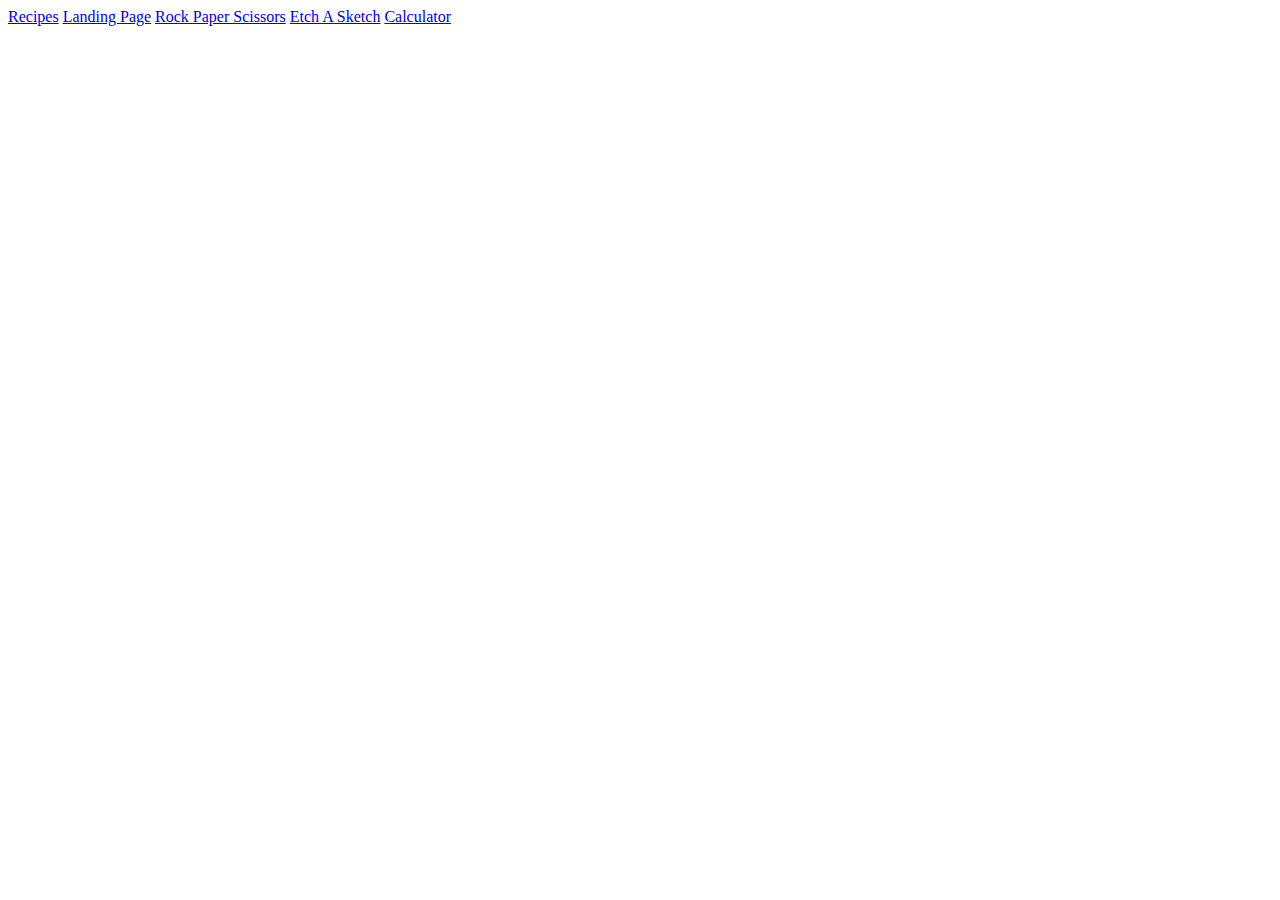
<file: index.html>
<!doctype html>
<html lang="en">
  <head>
    <meta charset="UTF-8" />
    <meta name="viewport" content="width=device-width, initial-scale=1.0" />
    <title>Odin Projects</title>
  </head>
  <body>
    <a href="recipes/recipes.html" target="_blank" rel="noopener noreferrer"
      >Recipes</a
    >
    <a
      href="landing-page/landing-page.html"
      target="_blank"
      rel="noopener noreferrer"
      >Landing Page</a
    >
    <a
      href="rock-paper-scissors/rock-paper-scissors.html"
      target="_blank"
      rel="noopener noreferrer"
      >Rock Paper Scissors</a
    >
    <a
      href="etch-a-sketch/etch-a-sketch.html"
      target="_blank"
      rel="noopener noreferrer"
      >Etch A Sketch</a
    >
    <a
      href="calculator/calculator.html"
      target="_blank"
      rel="noopener noreferrer"
      >Calculator</a
    >
  </body>
</html>
</file>
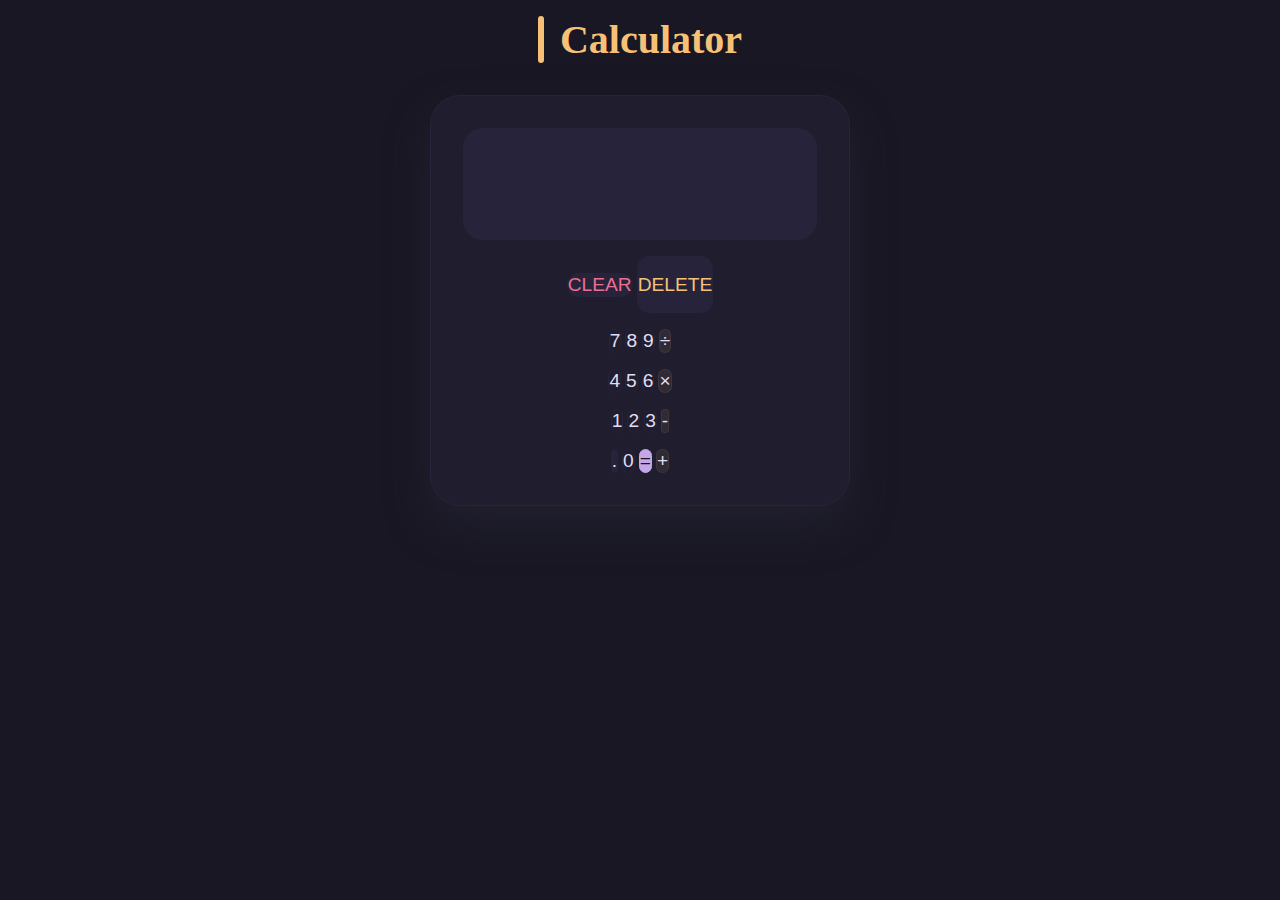
<file: calculator/calculator.html>
<!doctype html>
<html lang="en">
  <head>
    <meta charset="UTF-8" />
    <meta name="viewport" content="width=device-width, initial-scale=1.0" />
    <title>Calculator</title>
    <link rel="stylesheet" href="calculator.css" />
  </head>
  <body>
    <h1>Calculator</h1>
    <div class="calculator">
      <div class="screen">
        <div class="previous-screen"></div>
        <div class="current-screen"></div>
      </div>
      <div class="row">
        <button class="clear">Clear</button>
        <button class="delete">Delete</button>
      </div>
      <div class="row">
        <button class="number">7</button>
        <button class="number">8</button>
        <button class="number">9</button>
        <button class="operator">÷</button>
      </div>
      <div class="row">
        <button class="number">4</button>
        <button class="number">5</button>
        <button class="number">6</button>
        <button class="operator">×</button>
      </div>
      <div class="row">
        <button class="number">1</button>
        <button class="number">2</button>
        <button class="number">3</button>
        <button class="operator">-</button>
      </div>
      <div class="row">
        <button class="dot">.</button>
        <button class="number">0</button>
        <button class="equal">=</button>
        <button class="operator">+</button>
      </div>
    </div>
    <script src="calculator.js"></script>
  </body>
</html>
</file>
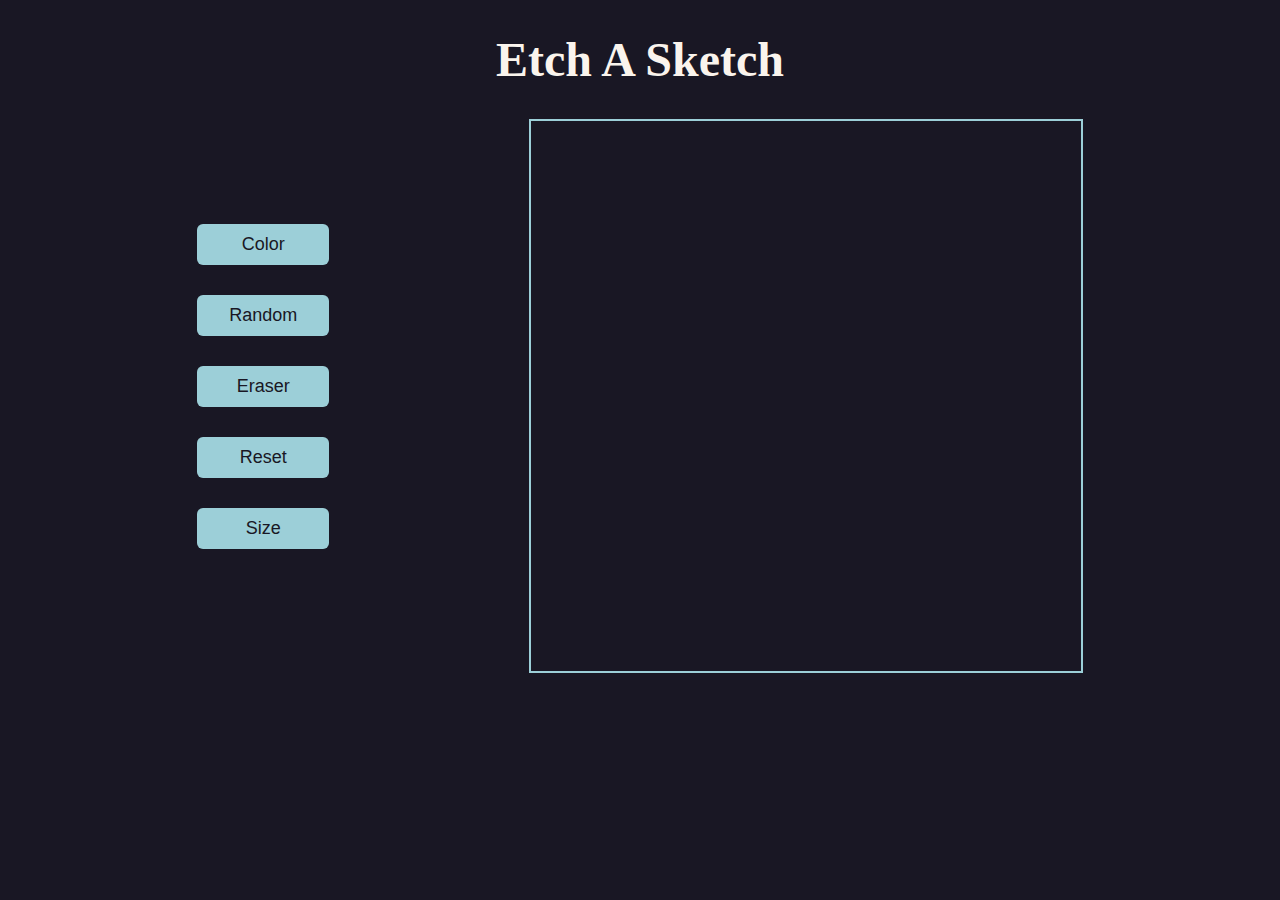
<file: etch-a-sketch/etch-a-sketch.html>
<!doctype html>
<html lang="en">
  <head>
    <meta charset="UTF-8" />
    <meta name="viewport" content="width=device-width, initial-scale=1.0" />
    <title>Etch A Sketch</title>
    <link rel="stylesheet" href="etch-a-sketch.css" />
  </head>
  <body>
    <h1>Etch A Sketch</h1>
    <div class="container">
      <div class="options">
        <button class="color">Color</button>
        <button class="random">Random</button>
        <button class="eraser">Eraser</button>
        <button class="reset">Reset</button>
        <button class="size">Size</button>
      </div>
      <div class="sketch"></div>
    </div>
    <script src="etch-a-sketch.js"></script>
  </body>
</html>
</file>
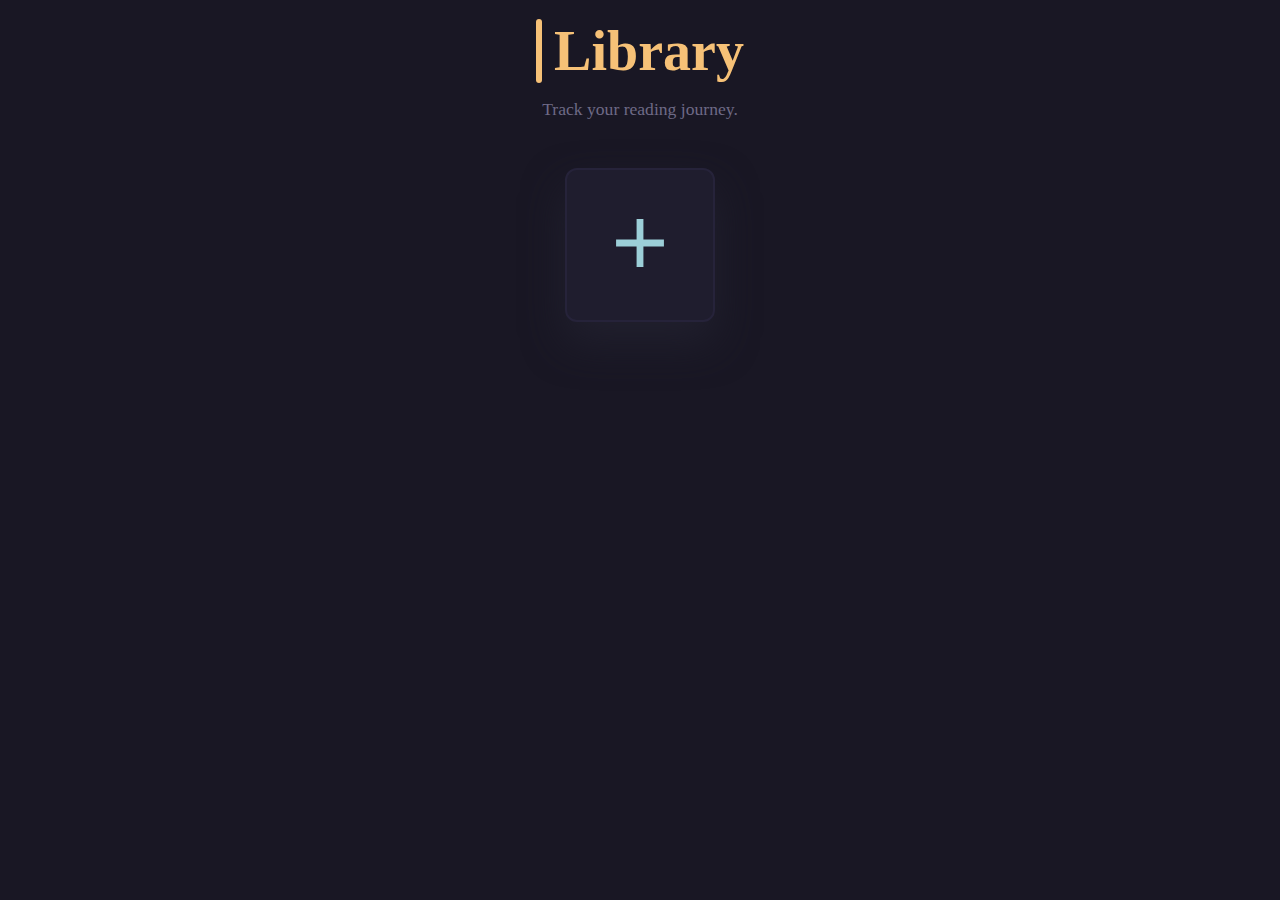
<file: library/library.html>
<!doctype html>
<html lang="en">
  <head>
    <meta charset="UTF-8" />
    <meta name="viewport" content="width=device-width, initial-scale=1.0" />
    <title>Library</title>
    <link rel="stylesheet" href="library.css" />
  </head>
  <body>
    <div class="header">
      <h1>Library</h1>
      <p>Track your reading journey.</p>
    </div>
    <div class="book-container"></div>
    <div class="modal">
      <div class="content">
        <h2>Add Book</h2>
        <div>
          <label for="title">title</label>
          <input type="text" id="title" maxlength="40" />
        </div>
        <div>
          <label for="author">author</label>
          <input type="text" id="author" maxlength="30" />
        </div>
        <div>
          <label for="pages">pages</label>
          <input type="text" id="pages" />
        </div>
        <div class="read-status">
          <label for="status">Have you read the book?</label>
          <input type="checkbox" id="status" />
        </div>
        <div class="btns">
          <button class="cancel">Cancel</button>
          <button class="confirm">Add</button>
        </div>
      </div>
    </div>

    <script src="library.js"></script>
  </body>
</html>
</file>
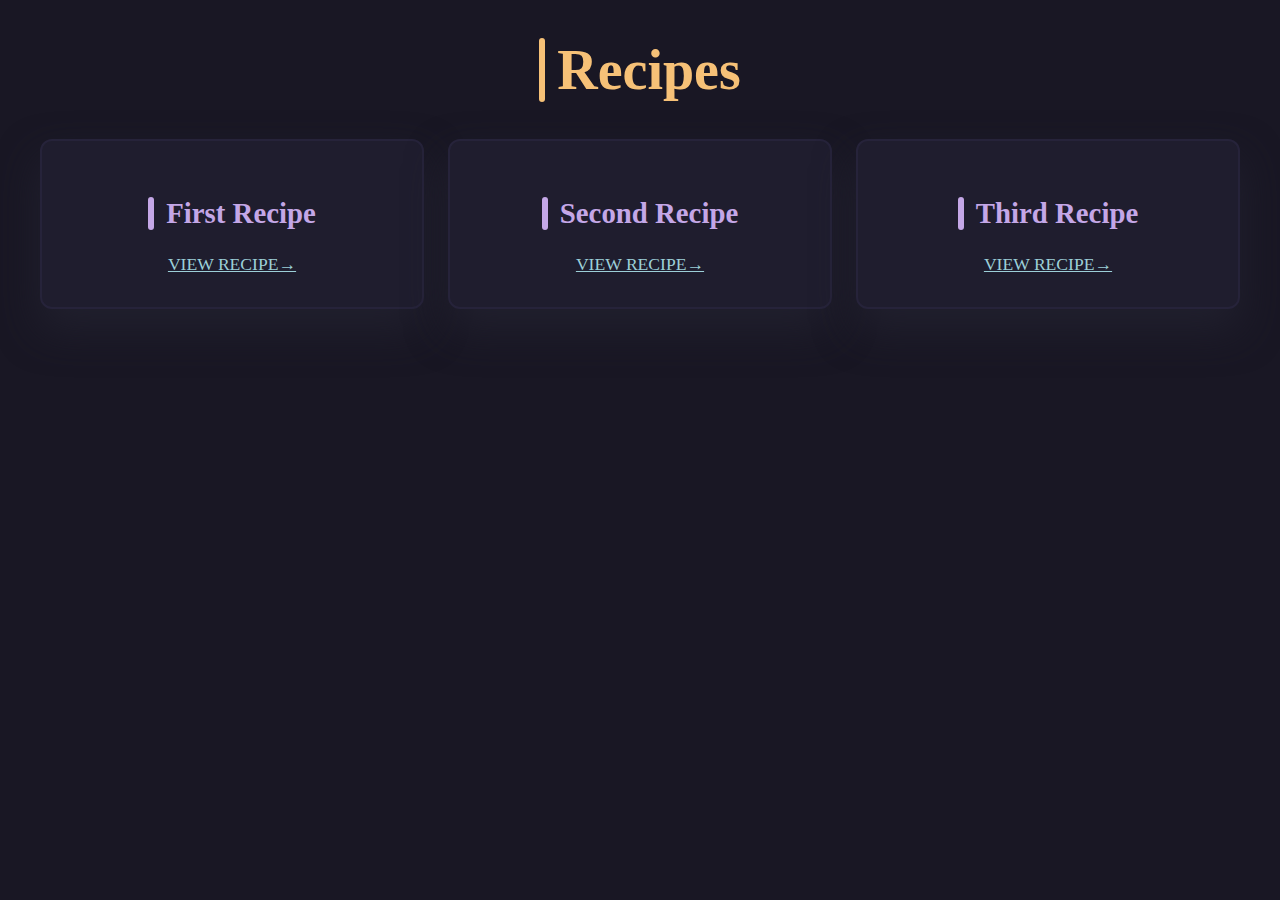
<file: recipes/recipes.html>
<!doctype html>
<html lang="en">
  <head>
    <meta charset="UTF-8" />
    <meta name="viewport" content="width=device-width, initial-scale=1.0" />
    <title>Recipes</title>
    <link rel="stylesheet" href="styles/recipes.css" />
  </head>
  <body>
    <h1>Recipes</h1>
    <div class="container">
      <div class="card">
        <h2>First Recipe</h2>
        <a href="./pages/first-recipe.html">view recipe&rarr;</a>
      </div>
      <div class="card">
        <h2>Second Recipe</h2>
        <a href="./pages/second-recipe.html">view recipe&rarr;</a>
      </div>
      <div class="card">
        <h2>Third Recipe</h2>
        <a href="./pages/third-recipe.html">view recipe&rarr;</a>
      </div>
    </div>
  </body>
</html>
</file>
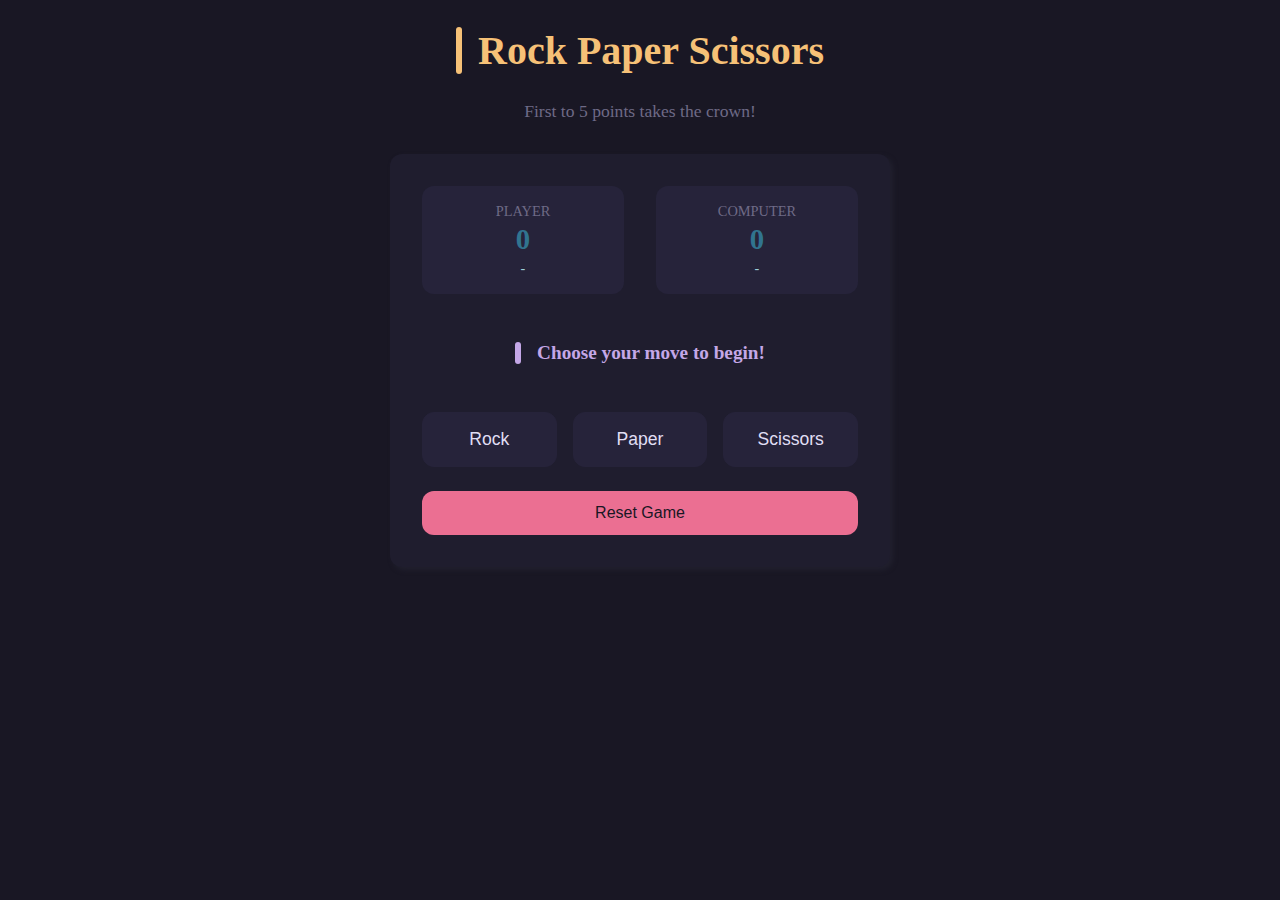
<file: rock-paper-scissors/rock-paper-scissors.html>
<!doctype html>
<html lang="en">
  <head>
    <meta charset="UTF-8" />
    <meta name="viewport" content="width=device-width, initial-scale=1.0" />
    <title>Rock Paper Scissors</title>
    <link rel="stylesheet" href="rock-paper-scissors.css" />
  </head>
  <body>
    <div class="header">
      <h1>Rock Paper Scissors</h1>
      <p>First to 5 points takes the crown!</p>
    </div>
    <div class="container">
      <div class="scoreboard">
        <div class="stat-card">
          <p class="label">Player</p>
          <p class="player-score score-val">0</p>
          <p class="player-choice choice-val">-</p>
        </div>
        <div class="stat-card">
          <p class="label">Computer</p>
          <p class="computer-score score-val">0</p>
          <p class="computer-choice choice-val">-</p>
        </div>
      </div>
      <p class="result">Choose your move to begin!</p>

      <div class="btns">
        <button class="choice">Rock</button>
        <button class="choice">Paper</button>
        <button class="choice">Scissors</button>
      </div>

      <button class="reset">Reset Game</button>
    </div>
    <script src="rock-paper-scissors.js"></script>
  </body>
</html>
</file>
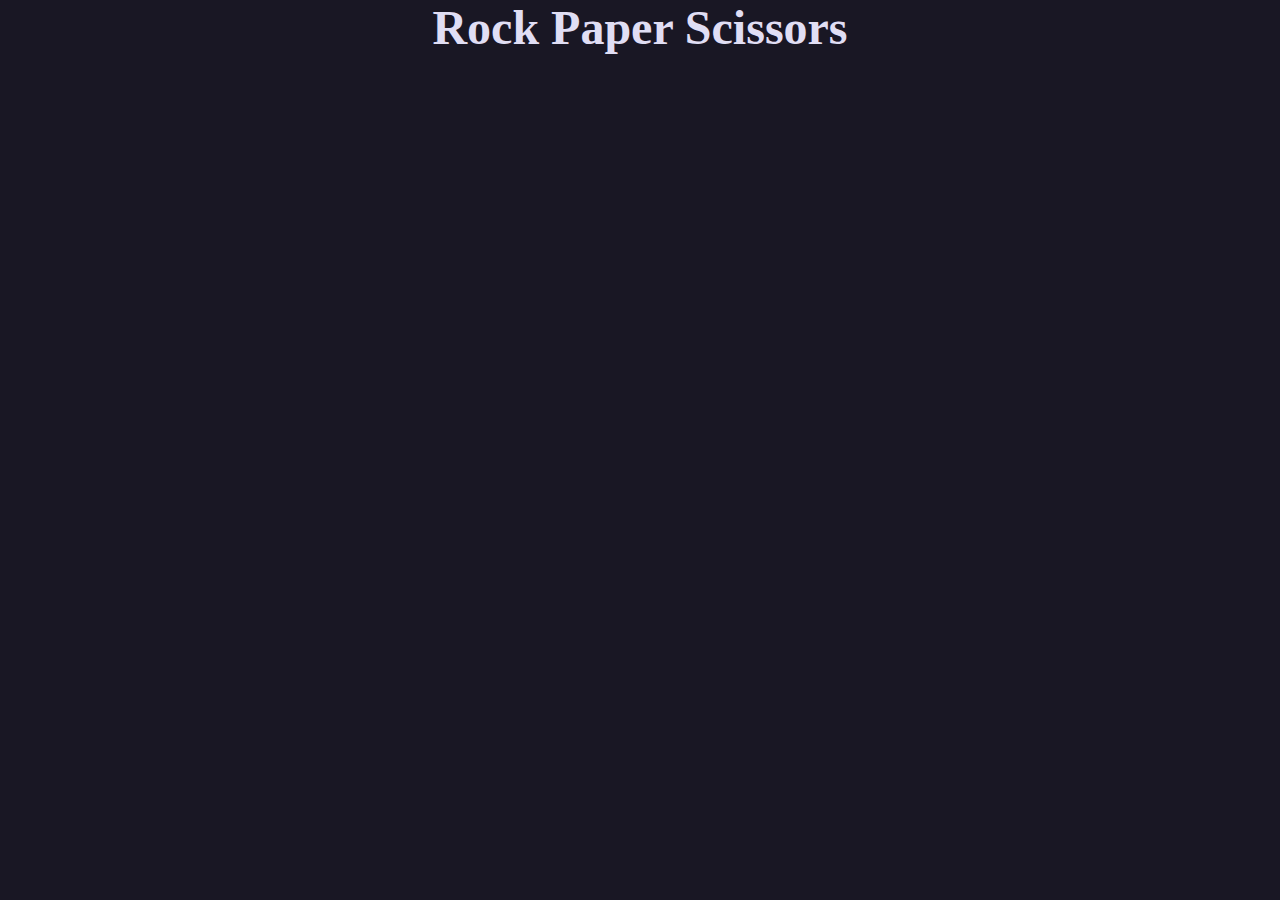
<file: rock-paper-scissors/rps.html>
<!doctype html>
<html lang="en">
  <head>
    <meta charset="UTF-8" />
    <meta name="viewport" content="width=device-width, initial-scale=1.0" />
    <title>Rock Paper Scissors</title>
    <link rel="stylesheet" href="./rps.css" />
  </head>
  <body>
    <h1>Rock Paper Scissors</h1>
    <script src="./rps.js"></script>
  </body>
</html>
</file>
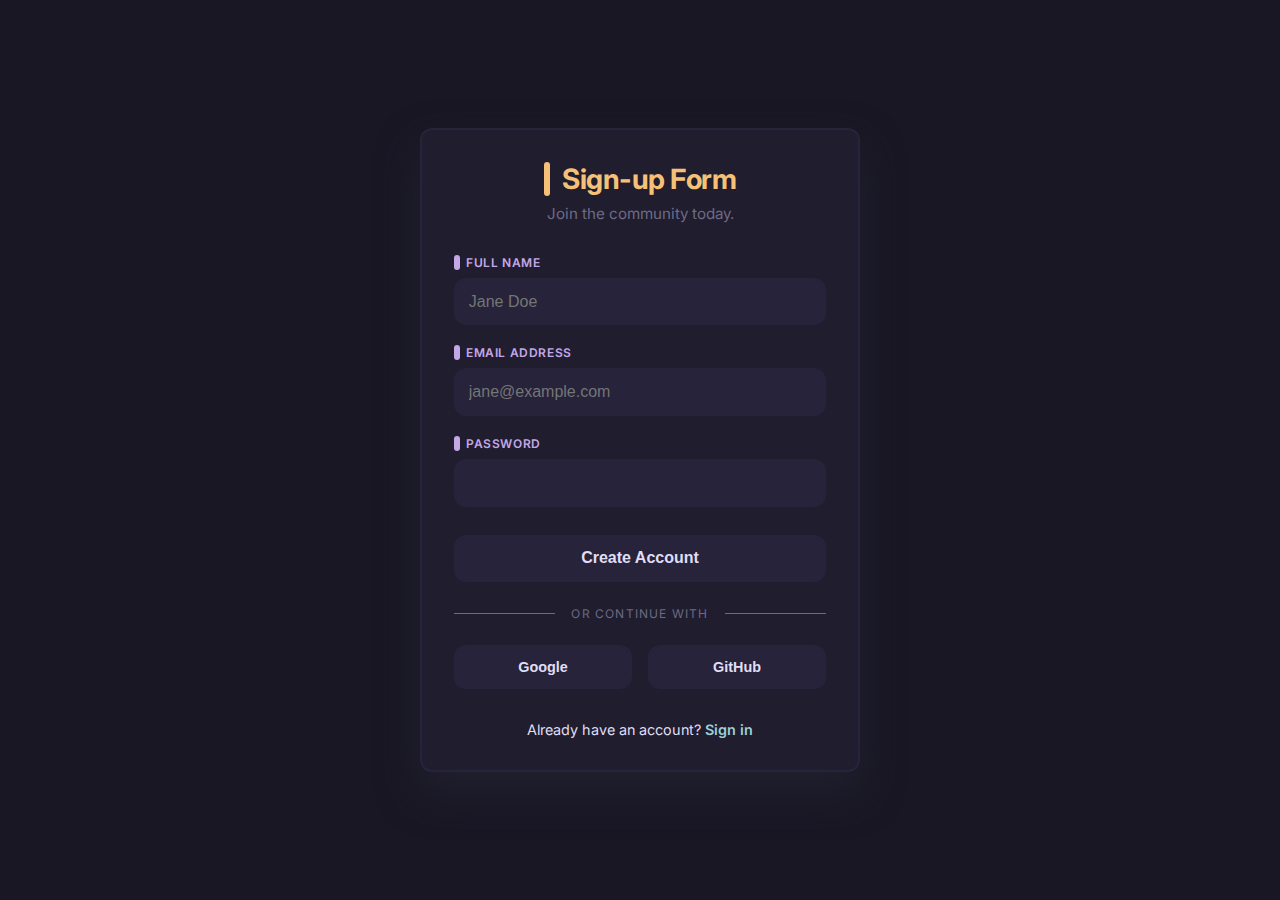
<file: sign-up-form/sign-up-form.html>
<!doctype html>
<html lang="en">
  <head>
    <meta charset="UTF-8" />
    <meta name="viewport" content="width=device-width, initial-scale=1.0" />
    <title>Sign-up Form</title>
    <link rel="stylesheet" href="./sign-up-form.css" />
    <link
      href="https://fonts.googleapis.com/css2?family=Inter:wght@400;600;800&display=swap"
      rel="stylesheet"
    />
  </head>
  <body>
    <div class="container">
      <div class="header">
        <h1>Sign-up Form</h1>
        <p>Join the community today.</p>
      </div>

      <form class="signup-form">
        <div class="group">
          <label for="name">Full Name</label>
          <input type="text" id="name" placeholder="Jane Doe" required />
        </div>

        <div class="group">
          <label for="email">Email Address</label>
          <input
            type="email"
            id="email"
            placeholder="jane@example.com"
            required
          />
        </div>

        <div class="group">
          <label for="password">Password</label>
          <input type="password" id="password" required />
        </div>

        <button type="submit" class="btn">Create Account</button>
      </form>

      <div class="divider">
        <span>or continue with</span>
      </div>

      <div class="logins">
        <button class="social">Google</button>
        <button class="social">GitHub</button>
      </div>

      <footer class="footer">
        <p>Already have an account? <a href="#">Sign in</a></p>
      </footer>
    </div>
  </body>
</html>
</file>
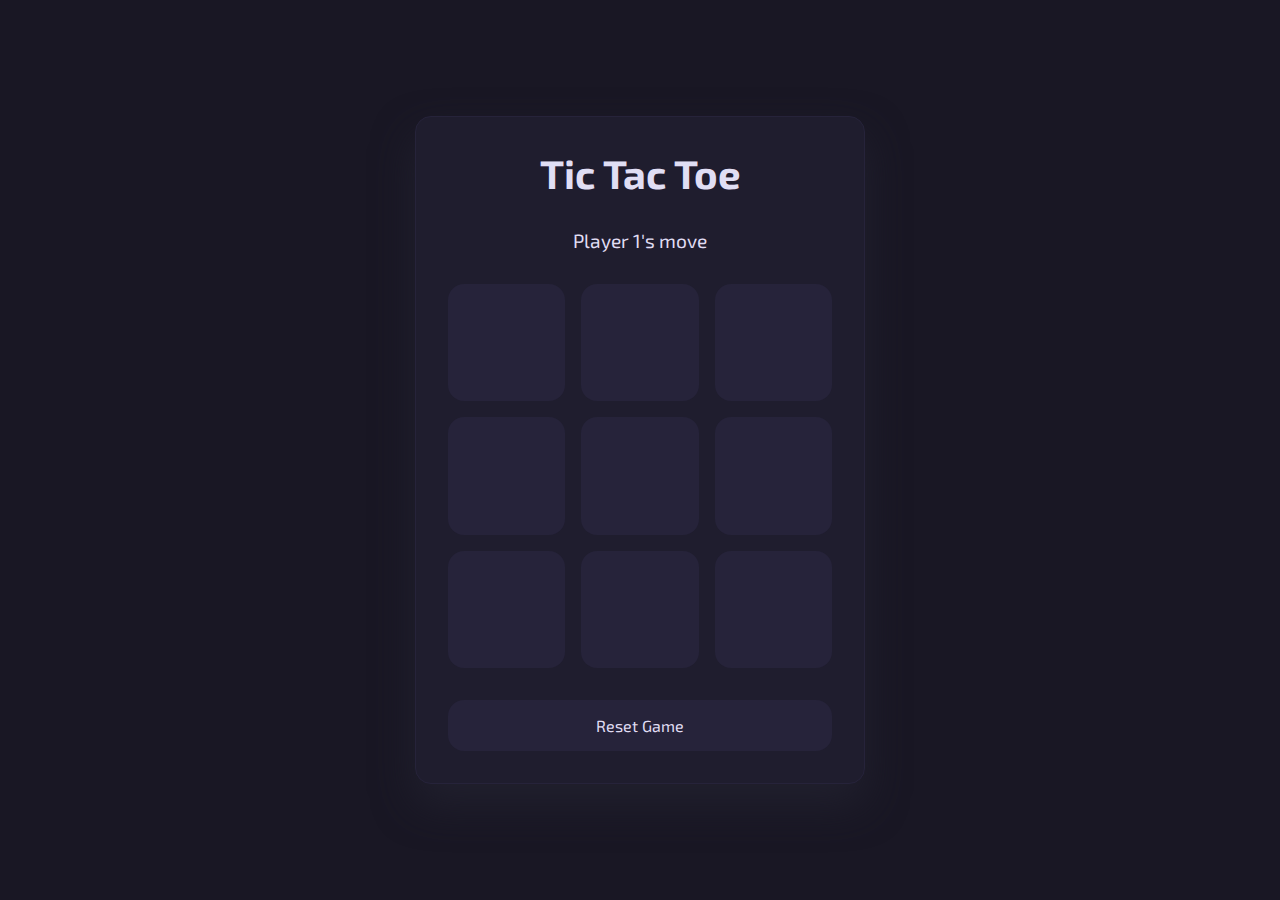
<file: tic-tac-toe/tic-tac-toe.html>
<!doctype html>
<html lang="en">
  <head>
    <meta charset="UTF-8" />
    <meta name="viewport" content="width=device-width, initial-scale=1.0" />
    <title>Tic Tac Toe</title>
    <link rel="stylesheet" href="./tic-tac-toe.css" />
  </head>
  <body>
    <div class="container">
      <h1>Tic Tac Toe</h1>
      <p>Player 1's move</p>
      <div class="grid">
        <div class="cell"></div>
        <div class="cell"></div>
        <div class="cell"></div>
        <div class="cell"></div>
        <div class="cell"></div>
        <div class="cell"></div>
        <div class="cell"></div>
        <div class="cell"></div>
        <div class="cell"></div>
      </div>
      <button class="reset">Reset Game</button>
    </div>
    <script src="./tic-tac-toe.js"></script>
  </body>
</html>
</file>
<file: calculator/calculator.css>
:root {
  --base: #191724;
  --text: #e0def4;
  --surface: #1f1d2e;
  --overlay: #26233a;
  --muted: #6e6a86;
  --gold: #f6c177;
  --light-gold: #f6c17715;
  --foam: #9ccfd8;
  --pine: #31748f;
  --iris: #c4a7e7;
  --love: #eb6f92;
  --highlight: #21202e;
}

* {
  box-sizing: border-box;
  margin: 0;
  padding: 0;
}

body {
  background-color: var(--base);
  color: var(--text);
  padding: 1rem;
  text-align: center;
}

h1 {
  font-size: 2.5rem;
  color: var(--gold);
  display: flex;
  justify-content: center;
  gap: 1rem;
  margin-bottom: 2rem;
}

h1::before {
  content: "";
  width: 6px;
  height: auto;
  align-self: stretch;
  background-color: var(--gold);
  border-radius: 6px;
}

.calculator {
  background-color: var(--surface);
  border: 1px solid var(--overlay);
  border-radius: 30px;
  padding: 2rem;
  width: 100%;
  max-width: 420px;
  margin: auto;
  height: auto;
  gap: 1.2rem;
  box-shadow: 0px 20px 40px var(--highlight);
  display: flex;
  flex-direction: column;
  gap: 1rem;
}

.screen {
  display: flex;
  flex-direction: column;
  justify-content: space-between;
  border-radius: 20px;
  background-color: var(--overlay);
  padding: 0.5rem 1rem;
  text-align: right;
  word-wrap: break-word;
  word-break: break-all;
}

.previous-screen {
  min-height: 2.5rem;
  color: var(--muted);
  font-size: 1.3rem;
}

.current-screen {
  font-size: 2.5rem;
  min-height: 3.5rem;
  color: var(--foam);
}

.btns {
  flex: 1;
  display: flex;
  gap: 1rem;
}

.clear {
  color: var(--love);
  text-transform: uppercase;
}

.delete {
  color: var(--gold);
  text-transform: uppercase;
}

.clear,
.delete,
.dot {
  background-color: var(--overlay);
}

.equal {
  background-color: var(--iris);
  color: var(--base);
  border: 1px solid var(--iris);
}

.equal, .clear {
  flex-grow: 2.25;
  aspect-ratio: 1 / 0.34;
}

.operator {
  background-color: var(--light-gold);
  border: 1px solid var(--light-gold);
}

button {
  flex: 1;
  aspect-ratio: 1 / 0.75;
  cursor: pointer;
  background-color: var(--surface);
  color: var(--text);
  border: 1px solid var(--overlay);
  border-radius: 12px;
  font-size: 1.2rem;
  transition: 0.3s ease;
}

button:hover {
  opacity: 0.8;
}
</file>
<file: etch-a-sketch/etch-a-sketch.css>
body {
  background-color: #191724;
  color: #faf4ed;
}

h1 {
  font-size: 48px;
  text-align: center;
}

.container {
  display: flex;
  justify-content: space-evenly;
  gap: 10px;
  flex-wrap: wrap;
}

.sketch {
  width: 550px;
  height: 550px;
  display: flex;
  flex-direction: column;
  border: 2px solid #9ccfd8;
}

.row {
  display: flex;
  flex: 1;
}

.box {
  border: 1px solid rgba(255, 255, 255, 0.1);
  flex: 1;
}

.options {
  display: flex;
  flex-direction: column;
  justify-content: center;
  gap: 30px;
  margin-bottom: 20px;
}

button {
  background-color: #9ccfd8;
  color: #191724;
  padding: 10px 32px;
  font-size: 18px;
  border: none;
  border-radius: 6px;
}
</file>
<file: library/library.css>
:root {
  --base: #191724;
  --text: #e0def4;
  --surface: #1f1d2e;
  --overlay: #26233a;
  --muted: #6e6a86;
  --gold: #f6c177;
  --foam: #9ccfd8;
  --pine: #31748f;
  --iris: #c4a7e7;
  --love: #eb6f92;
  --highlight: #21202e;
}

* {
  box-sizing: border-box;
  margin: 0;
  padding: 0;
}

body {
  background-color: var(--base);
  color: var(--text);
  padding: 1.2rem;
}

.header {
  display: flex;
  flex-direction: column;
  margin-bottom: 3rem;
  text-align: center;
}

.header h1 {
  font-size: 3.5rem;
  color: var(--gold);
  margin-bottom: 1rem;
  display: flex;
  justify-content: center;
  gap: 12px;
}

.header h1::before {
  content: "";
  width: 6px;
  height: auto;
  align-self: stretch;
  background-color: var(--gold);
  border-radius: 6px;
}

.header p {
  color: var(--muted);
  font-size: 1.1rem;
}

.book-container {
  display: flex;
  flex-wrap: wrap;
  justify-content: center;
  align-items: center;
  gap: 1rem;
}

.book-container .card {
  width: 400px;
  display: flex;
  flex-direction: column;
  justify-content: space-between;
  gap: 1.5rem;
  background-color: var(--surface);
  border: 2px solid var(--overlay);
  border-radius: 12px;
  box-shadow: 0px 20px 40px var(--highlight);
  padding: 2rem;
}

.book-container .card div {
  display: flex;
  align-items: center;
  gap: 12px;
  font-size: 1.1rem;
}

.book-container .card .label {
  color: var(--muted);
}

.book-container .card span {
  color: var(--iris);
  word-break: break-all;
  word-wrap: break-word;
  display: flex;
  gap: 12px;
}

.book-container .card span::before {
  content: "";
  width: 3px;
  height: auto;
  align-self: stretch;
  background-color: var(--iris);
  border-radius: 6px;
}

.book-container .card .btns {
  display: flex;
  gap: 1rem;
}

.book-container .card button {
  flex: 1;
  padding: 0.8rem;
  font-size: 1.1rem;
  border: 2px solid var(--overlay);
  border-radius: 12px;
  background-color: var(--overlay);
  color: var(--text);
  cursor: pointer;
  transition: 0.3s ease;
}

.book-container .card .status:hover {
  border-color: var(--foam);
  color: var(--foam);
}

.book-container .card .delete:hover {
  border-color: var(--love);
  color: var(--love);
}

.add-book {
  width: 150px;
  cursor: pointer;
  background-color: var(--surface);
  border: 2px solid var(--overlay);
  border-radius: 12px;
  padding: 2rem;
  box-shadow: 0px 20px 40px var(--highlight);
  transition: 0.3s ease;
}

.add-book:hover {
  background-color: var(--overlay);
}

.add-book img {
  width: 100%;
  height: 100%;
}

.modal {
  display: none;
  position: fixed;
  top: 0;
  left: 0;
  width: 100%;
  height: 100%;
  background: rgba(25, 23, 36, 0.85);
  backdrop-filter: blur(8px);
  justify-content: center;
  align-items: center;
}

.content {
  background: var(--surface);
  padding: 2rem;
  border: 2px solid var(--overlay);
  border-radius: 12px;
  box-shadow: 0px 20px 40px var(--highlight);
  max-width: 400px;
  width: 90%;
  display: flex;
  flex-direction: column;
  gap: 1rem;
}

.content h2 {
  font-size: 2.5rem;
  color: var(--iris);
  margin-bottom: 1rem;
  margin-top: 0;
  display: flex;
  justify-content: center;
  gap: 1rem;
}

.content h2::before {
  content: "";
  width: 6px;
  height: auto;
  align-self: stretch;
  background-color: var(--iris);
  border-radius: 6px;
}

.content label {
  font-size: 0.9rem;
  color: var(--muted);
  text-transform: uppercase;
  margin-bottom: 3px;
}

.content input {
  width: 100%;
  height: 35px;
  padding: 5px;
  font-size: 1rem;
  background-color: var(--overlay);
  color: var(--text);
  border: 2px solid var(--overlay);
  border-radius: 6px;
}

.content input.error {
  border-color: var(--love);
}

.content input:focus {
  outline: none;
  border-color: var(--foam);
}

.content .read-status {
  display: flex;
  justify-content: space-between;
}

.content .read-status label {
  font-size: 1rem;
  text-transform: none;
}

.content .read-status input {
  width: 20px;
  height: 20px;
  accent-color: #9ccfd8;
}

.content .btns {
  display: flex;
  gap: 1rem;
}

.content .btns button {
  flex: 1;
  padding: 0.8rem;
  font-size: 1rem;
  background-color: var(--overlay);
  color: var(--text);
  border: 2px solid var(--overlay);
  border-radius: 12px;
}

.content .btns .cancel:hover {
  border-color: var(--love);
  color: var(--love);
}

.content .btns .confirm:hover {
  border-color: var(--foam);
  color: var(--foam);
}
</file>
<file: recipes/styles/recipes.css>
:root {
  --base: #191724;
  --text: #e0def4;
  --surface: #1f1d2e;
  --overlay: #26233a;
  --muted: #6e6a86;
  --gold: #f6c177;
  --foam: #9ccfd8;
  --pine: #31748f;
  --iris: #c4a7e7;
  --highlight: #21202e;
}

body {
  background-color: var(--base);
  color: var(--text);
}

h1 {
  font-size: 3.5rem;
  color: var(--gold);
  display: flex;
  align-items: center;
  justify-content: center;
  gap: 12px;
}

h1::before {
  content: "";
  width: 6px;
  height: auto;
  align-self: stretch;
  background-color: var(--gold);
  border-radius: 6px;
}

.container {
  display: grid;
  grid-template-columns: repeat(auto-fit, minmax(300px, 1fr));
  align-items: center;
  gap: 1.5rem;
  margin: 2rem;
}

.container .card {
  display: flex;
  flex-direction: column;
  justify-content: space-between;
  align-items: center;
  background-color: var(--surface);
  border: 2px solid var(--overlay);
  border-radius: 12px;
  padding: 2rem;
  box-shadow: 0px 20px 40px var(--highlight);
  transition: 0.3s ease;
}

.container .card:hover {
  background-color: var(--overlay);
}

.container .card h2 {
  font-size: 1.8rem;
  display: flex;
  gap: 12px;
  color: var(--iris);
}

.container .card h2::before {
  content: "";
  width: 6px;
  height: auto;
  align-self: stretch;
  background-color: var(--iris);
  border-radius: 6px;
}

.container .card a {
  font-size: 1.1rem;
  text-transform: uppercase;
  color: var(--foam);
}
</file>
<file: rock-paper-scissors/rock-paper-scissors.css>
:root {
  --base: #191724;
  --text: #e0def4;
  --surface: #1f1d2e;
  --overlay: #26233a;
  --muted: #6e6a86;
  --gold: #f6c177;
  --foam: #9ccfd8;
  --pine: #31748f;
  --iris: #c4a7e7;
  --love: #eb6f92;
  --highlight: #21202e;
}

* {
  box-sizing: border-box;
}

body {
  background-color: var(--base);
  color: var(--text);
}

.header {
  text-align: center;
}

.header h1 {
  font-size: 2.5rem;
  color: var(--gold);
  display: flex;
  justify-content: center;
  gap: 1rem;
}

.header h1::before {
  content: "";
  width: 6px;
  height: auto;
  align-self: stretch;
  background-color: var(--gold);
  border-radius: 6px;
}

.header p {
  color: var(--muted);
  font-size: 1.1rem;
}

.container {
  max-width: 500px;
  background-color: var(--surface);
  border-radius: 12px;
  margin: 2rem auto;
  padding: 2rem;
  text-align: center;
  box-shadow: 3px 3px 5px var(--highlight);
}

.scoreboard {
  display: grid;
  grid-template-columns: 1fr 1fr;
  gap: 2rem;
  margin-bottom: 2rem;
}

.stat-card {
  background: var(--overlay);
  padding: 1rem;
  border-radius: 12px;
  display: flex;
  flex-direction: column;
}

.stat-card p {
  margin: 0.1rem auto;
}

.stat-card .label {
  color: var(--muted);
  font-size: 0.9rem;
  text-transform: uppercase;
}

.stat-card .score-val {
  color: var(--pine);
  font-size: 1.8rem;
  font-weight: 800;
}

.stat-card .choice-val {
  color: var(--foam);
  font-size: 0.9rem;
  font-style: italic;
}

.result {
  font-size: 1.2rem;
  font-weight: 600;
  color: var(--iris);
  margin: 3rem auto;
  display: flex;
  align-items: center;
  justify-content: center;
  gap: 1rem;
}

.result::before {
  content: "";
  width: 6px;
  height: auto;
  align-self: stretch;
  background-color: var(--iris);
  border-radius: 6px;
}

.btns {
  display: flex;
  gap: 1rem;
  margin-bottom: 1.5rem;
}

.choice {
  background-color: var(--overlay);
  color: var(--text);
  border: 1px solid var(--overlay);
  flex: 1;
  padding: 1rem;
  transition: 0.3s ease;
}

.choice:hover {
  border: 1px solid var(--foam);
  color: var(--foam);
}

.reset {
  width: 100%;
  background-color: var(--love);
  color: var(--base);
  font-size: 1rem;
  padding: 0.8rem;
  border: none;
}

.reset:hover {
  opacity: 0.8;
}

button {
  cursor: pointer;
  font-size: 1.1rem;
  border-radius: 12px;
  transition: 0.3s ease;
}
</file>
<file: rock-paper-scissors/rps.css>
* {
  margin: 0;
  padding: 0;
  box-sizing: border-box;
}

body {
  background-color: #191724;
  color: #e0def4;
  text-align: center;
}

.container {
  padding: 48px;
  border-radius: 24px;
  background-color: #1f1d2e;
  max-width: 600px;
  margin: 50px auto;
  display: flex;
  flex-direction: column;
  gap: 48px;
}

h1 {
  font-size: 48px;
  margin-bottom: 12px;
}

.header p {
  color: #908caa;
  font-size: 18px;
}

.stats {
  display: flex;
  gap: 16px;
}

.board {
  flex: 1;
  background-color: #26233a;
  border-radius: 12px;
  padding: 16px;
}

.name {
  color: #908caa;
  text-transform: uppercase;
  font-size: 13px;
}

.score-el {
  font-size: 36px;
  margin: 6px auto;
}

.player-score {
  color: #31748f;
}

.computer-score {
  color: #eb6f92;
}

.choice-el {
  color: #9ccfd8;
}

.result {
  font-size: 20px;
}

.choices {
  display: flex;
  gap: 16px;
}

button {
  flex: 1;
  padding: 16px;
  font-size: 16px;
  border-radius: 12px;
  border: none;
  background-color: #26233a;
  color: #e0def4;
  cursor: pointer;
}
</file>
<file: sign-up-form/sign-up-form.css>
:root {
  --base: #191724;
  --text: #e0def4;
  --surface: #1f1d2e;
  --overlay: #26233a;
  --muted: #6e6a86;
  --gold: #f6c177;
  --foam: #9ccfd8;
  --pine: #31748f;
  --iris: #c4a7e7;
  --love: #eb6f92;
  --highlight: #21202e;
}

* {
  box-sizing: border-box;
  margin: 0;
  padding: 0;
}

body {
  font-family: "Inter", sans-serif;
  background-color: var(--base);
  color: var(--text);
  width: 100%;
  height: 100vh;
  display: flex;
  justify-content: center;
  align-items: center;
  padding: 20px;
}

.container {
  background-color: var(--surface);
  padding: 2rem;
  border-radius: 12px;
  border: 2px solid var(--overlay);
  width: 100%;
  max-width: 440px;
  box-shadow: 0 20px 40px var(--highlight);
}

.header {
  text-align: center;
  margin-bottom: 2rem;
}

.header h1 {
  font-size: 1.75rem;
  margin-bottom: 0.5rem;
  letter-spacing: -0.5px;
  color: var(--gold);
  display: flex;
  justify-content: center;
  gap: 12px;
}

.header h1::before {
  content: "";
  width: 6px;
  height: auto;
  align-self: stretch;
  background-color: var(--gold);
  border-radius: 6px;
}

.header p {
  color: var(--muted);
  font-size: 0.95rem;
}

.signup-form {
  display: flex;
  flex-direction: column;
  gap: 1.25rem;
}

.group {
  display: flex;
  flex-direction: column;
  gap: 0.5rem;
}

label {
  font-size: 0.75rem;
  font-weight: 600;
  color: var(--iris);
  text-transform: uppercase;
  letter-spacing: 0.05em;
  display: flex;
  gap: 6px;
}

label::before {
  content: "";
  width: 6px;
  height: auto;
  align-self: stretch;
  background-color: var(--iris);
  border-radius: 6px;
}

input {
  background-color: var(--overlay);
  border: 2px solid var(--overlay);
  padding: 0.8rem;
  border-radius: 12px;
  color: var(--text);
  font-size: 1rem;
  transition: 0.3s ease;
}

input:focus {
  outline: none;
  border-color: var(--foam);
}

.btn {
  background-color: var(--overlay);
  color: var(--text);
  border: 2px solid var(--overlay);
  padding: 0.8rem;
  border-radius: 12px;
  font-size: 1rem;
  font-weight: 700;
  cursor: pointer;
  transition: 0.3s ease;
  margin-top: 0.5rem;
}

.btn:hover {
  border-color: var(--foam);
  color: var(--foam);
}

.divider {
  display: flex;
  align-items: center;
  text-align: center;
  margin: 1.5rem 0;
  color: var(--muted);
  font-size: 0.75rem;
  text-transform: uppercase;
  letter-spacing: 0.1em;
}

.divider::before,
.divider::after {
  content: "";
  flex: 1;
  border-bottom: 1px solid var(--muted);
}

.divider span {
  padding: 0 1rem;
}

.logins {
  display: flex;
  gap: 1rem;
}

.social {
  flex: 1;
  display: flex;
  align-items: center;
  justify-content: center;
  gap: 10px;
  background-color: var(--overlay);
  color: var(--text);
  border: 2px solid var(--overlay);
  padding: 0.75rem;
  border-radius: 12px;
  font-size: 0.9rem;
  font-weight: 600;
  cursor: pointer;
  transition: 0.3s ease;
}

.social:hover {
  color: var(--foam);
  border-color: var(--foam);
}

.footer {
  margin-top: 2rem;
  text-align: center;
  font-size: 0.9rem;
}

.footer a {
  color: var(--foam);
  text-decoration: none;
  font-weight: 600;
}

.footer a:hover {
  text-decoration: underline;
}
</file>
<file: tic-tac-toe/tic-tac-toe.css>
@import url("https://fonts.googleapis.com/css2?family=Exo+2:ital,wght@0,100..900;1,100..900&display=swap");

:root {
  --base: #191724;
  --lightBase: rgba(25, 23, 36, 0.1);
  --surface: #1f1d2e;
  --overlay: #26233a;
  --muted: #6e6a86;
  --subtle: #908caa;
  --text: #e0def4;
  --love: #eb6f92;
  --lightLove: rgba(235, 111, 146, 0.1);
  --gold: #f6c177;
  --pine: #31748f;
  --lightPine: rgba(49, 116, 143, 0.1);
  --foam: #9ccfd8;
  --iris: #c4a7e7;
  --shadow: #21202e;
}

* {
  margin: 0;
  padding: 0;
  box-sizing: border-box;
}

body {
  font-family: "Exo 2", sans-serif;
  background-color: var(--base);
  color: var(--text);
  padding: 2rem;
  width: 100dvw;
  height: 100dvh;
  display: flex;
  justify-content: center;
  align-items: center;
}

.container {
  width: 100%;
  max-width: 450px;
  background-color: var(--surface);
  border: 1px solid var(--overlay);
  border-radius: 1rem;
  padding: 2rem;
  display: flex;
  flex-direction: column;
  align-items: center;
  gap: 2rem;
  box-shadow: 0px 20px 40px var(--shadow);
}

.grid {
  display: grid;
  grid-template-columns: repeat(3, minmax(50px, 200px));
  gap: 1rem;
}

.cell {
  background-color: var(--overlay);
  border-radius: 1rem;
  aspect-ratio: 1 / 1;
  display: flex;
  justify-content: center;
  align-items: center;
  font-size: 3rem;
  cursor: pointer;
}

.cell.player1 {
  color: var(--pine);
}

.cell.player2 {
  color: var(--love);
}
h1 {
  font-size: 2.5rem;
}

p {
  font-size: 1.2rem;
}

button {
  background-color: var(--overlay);
  color: var(--text);
  border: none;
  border-radius: 1rem;
  width: 100%;
  padding: 1rem;
  font-size: 1rem;
  font-family: "Exo 2", sans-serif;
  cursor: pointer;
}
</file>
